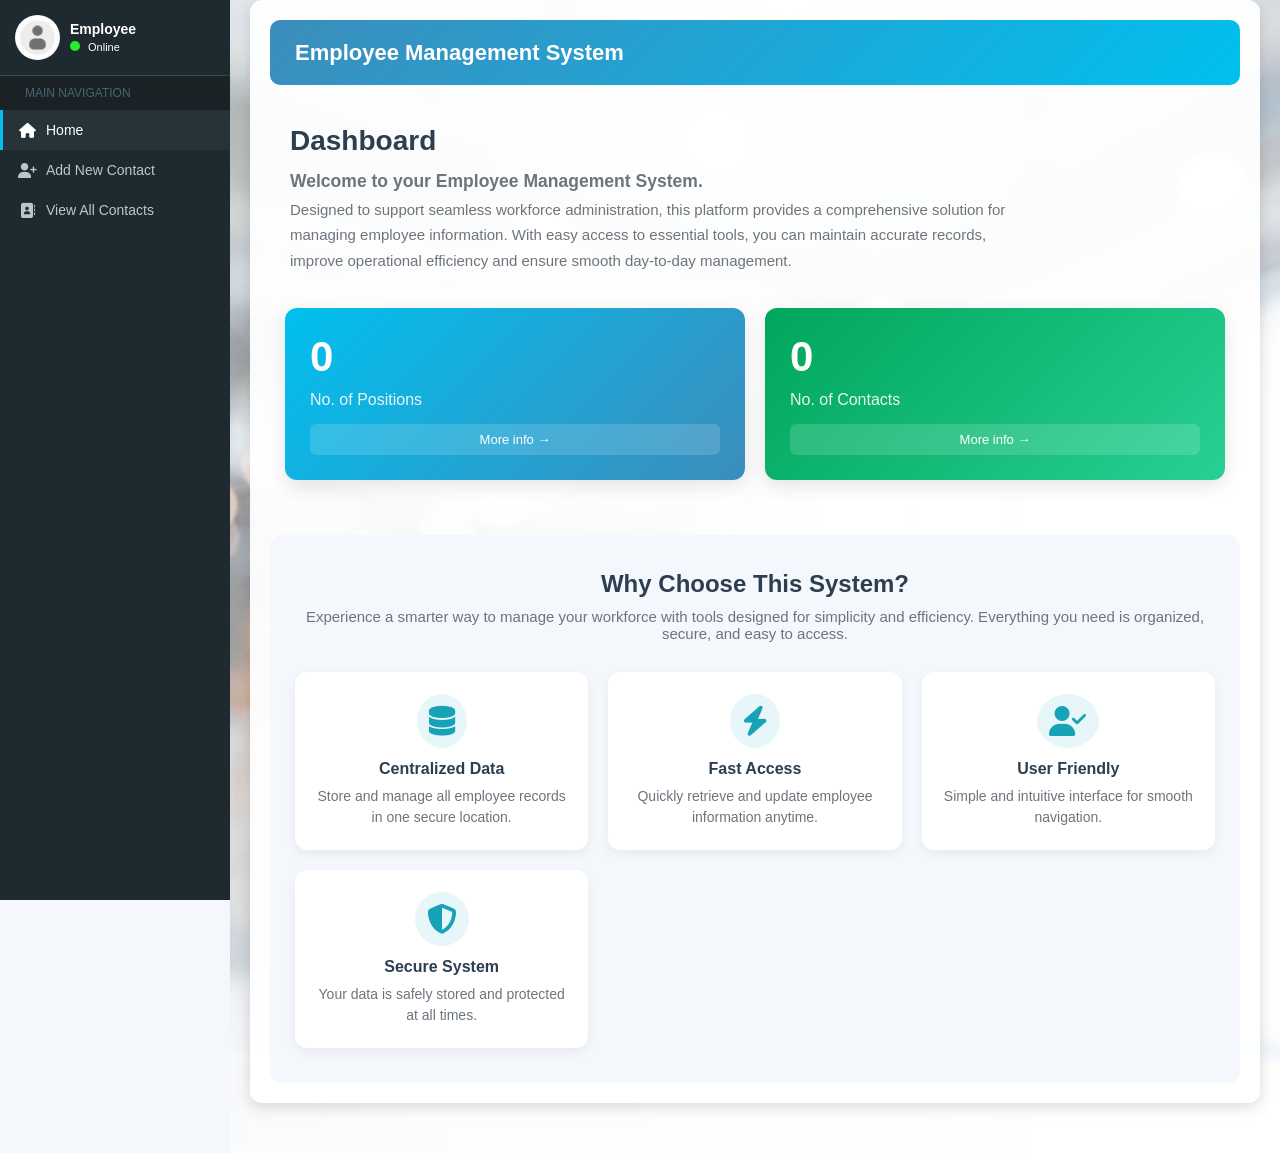
<file: index.html>
<!DOCTYPE html>
<html lang="en">
<head>
    <meta charset="UTF-8">
    <meta name="viewport" content="width=device-width, initial-scale=1.0">
    <title>Employee Management System</title>
    <link rel="stylesheet" href="https://cdnjs.cloudflare.com/ajax/libs/font-awesome/6.5.0/css/all.min.css">
    <link rel="stylesheet" href="style.css">
</head>
<body>
    <div class="sidebar">
        <div class="user-panel">
            <img src="images/profile.jpg" alt="User">
            <div class="user-info">
                <p>Employee</p>
                <span class="status"><span class="status-dot"></span> Online</span>
            </div>
        </div>
        <div class="nav-header">Main Navigation</div>
        <ul class="nav-links">
            <li class="active">
                <a href="index.html"><i class="fa fa-house"></i> Home</a>
            </li>
            <li>
                <a href="new-contact.html"><i class="fa fa-user-plus"></i> Add New Contact</a>
            </li>
            <li>
                <a href="view-contacts.html"><i class="fa fa-address-book"></i> View All Contacts</a>
            </li>
        </ul>
    </div>
<div class="main-content">
    
    <div class="dashboard-container">

        <div class="header-bar">Employee Management System</div>

        <div class="content-header">
            <h2>Dashboard</h2>
            <div class="welcome-message">
                <h3>Welcome to your Employee Management System.</h3>
                <p>
                    Designed to support seamless workforce administration, this platform provides a comprehensive solution for managing employee information.
                    With easy access to essential tools, you can maintain accurate records, improve operational efficiency and ensure smooth day-to-day management.
                </p> 
            </div>
        </div>

        <div class="dashboard-cards">
            <div class="card blue">
                <h3 id="positionCount">0</h3>
                <p>No. of Positions</p>
                <div class="card-footer" onclick="window.location.href='view-contacts.html'">
                    More info →
                </div>
            </div>

            <div class="card green">
                <h3 id="contactCount">0</h3>
                <p>No. of Contacts</p>
                <div class="card-footer" onclick="window.location.href='view-contacts.html'">
                    More info →
                </div>
            </div>
        </div>

        <section class="features-section">
            <h2>Why Choose This System?</h2>
            <p class="features-intro">
                Experience a smarter way to manage your workforce with tools designed for simplicity and efficiency.
                Everything you need is organized, secure, and easy to access.
            </p>

            <div class="features-container">
                <div class="feature-card">
                    <i class="fas fa-database"></i>
                    <h3>Centralized Data</h3>
                    <p>Store and manage all employee records in one secure location.</p>
                </div>

                <div class="feature-card">
                    <i class="fas fa-bolt"></i>
                    <h3>Fast Access</h3>
                    <p>Quickly retrieve and update employee information anytime.</p>
                </div>

                <div class="feature-card">
                    <i class="fas fa-user-check"></i>
                    <h3>User Friendly</h3>
                    <p>Simple and intuitive interface for smooth navigation.</p>
                </div>

                <div class="feature-card">
                    <i class="fas fa-shield-alt"></i>
                    <h3>Secure System</h3>
                    <p>Your data is safely stored and protected at all times.</p>
                </div>
            </div>
        </section>

    </div>
</div> 
<script src="main.js"></script>
</body>
</html>
</file>
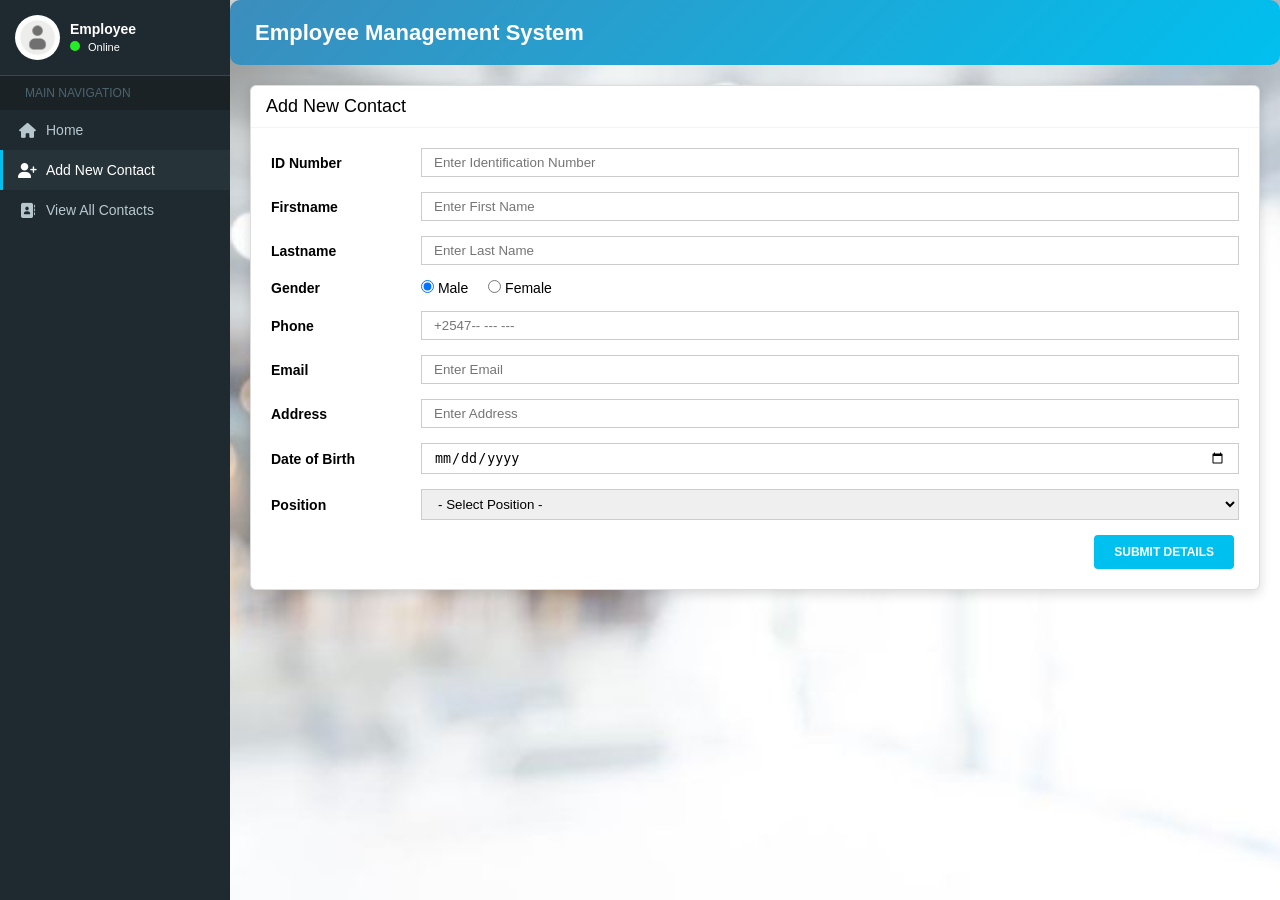
<file: new-contact.html>
<!DOCTYPE html>
<html lang="en">
<head>
    <meta charset="UTF-8">
    <meta name="viewport" content="width=device-width, initial-scale=1.0">
    <title>Add New Contact</title>
    <link rel="stylesheet" href="https://cdnjs.cloudflare.com/ajax/libs/font-awesome/6.5.0/css/all.min.css">
    <link rel="stylesheet" href="style.css">
</head>
<body>
    <div class="sidebar">
        <div class="user-panel">
            <img src="images/profile.jpg" alt="User" referrerPolicy="no-referrer">
            <div class="user-info">
                <p>Employee</p>
                <span class="status"><span class="status-dot"></span> Online</span>
            </div>
        </div>
        <div class="nav-header">Main Navigation</div>
        <ul class="nav-links">
            <li>
                <a href="index.html"><i class="fa fa-house"></i> Home</a>
            </li>
            <li class="active">
                <a href="new-contact.html"><i class="fa fa-user-plus"></i> Add New Contact</a>
            </li>
            <li>
                <a href="view-contacts.html"><i class="fa fa-address-book"></i> View All Contacts</a>
            </li>
        </ul>
    </div>

    <div class="main-content">
        <div class="header-bar">Employee Management System</div>
        <div class="form-container">
            <div class="form-header">Add New Contact</div>
            <form id="newContactForm" class="form-body">
                <div class="form-group">
                    <label>ID Number</label>
                    <input type="text" id="idNumber" placeholder="Enter Identification Number" required>
                </div>
                <div class="form-group">
                    <label>Firstname</label>
                    <input type="text" id="firstName" placeholder="Enter First Name" required>
                </div>
                <div class="form-group">
                    <label>Lastname</label>
                    <input type="text" id="lastName" placeholder="Enter Last Name" required>
                </div>
                <div class="form-group">
                    <label>Gender</label>
                    <div style="display: flex; gap: 20px;">
                        <label style="width: auto; font-weight: normal;"><input type="radio" name="gender" value="Male" checked> Male</label>
                        <label style="width: auto; font-weight: normal;"><input type="radio" name="gender" value="Female"> Female</label>
                    </div>
                </div>
                <div class="form-group">
                    <label>Phone</label>
                    <input type="text" id="phone" placeholder="+2547-- --- ---" required>
                </div>
                <div class="form-group">
                    <label>Email</label>
                    <input type="email" id="email" placeholder="Enter Email" required>
                </div>
                <div class="form-group">
                    <label>Address</label>
                    <input type="text" id="address" placeholder="Enter Address">
                </div>
                <div class="form-group">
                    <label>Date of Birth</label>
                    <input type="date" id="dob">
                </div>
                <div class="form-group">
                    <label>Position</label>
                    <select id="position">
                        <option value="">- Select Position -</option>
                        <option value="Software Developer">Software Developer</option>
                        <option value="Web Developer">Web Developer</option>
                        <option value="Data Analyst">Data Analyst</option>
                        <option value="Cybersecurity Specialist">Cybersecurity Specialist</option>
                        <option value="Computer Programmer">Computer Programmer</option>
                        <option value="Intern">Intern</option>
                    </select>
                </div>
                <div style="text-align: right;">
                    <button type="submit" class="btn btn-details" style="padding: 10px 20px;">Submit Details</button>
                </div>
            </form>
        </div>
    </div>
<script src="main.js"></script>
</body>
</html>
</file>
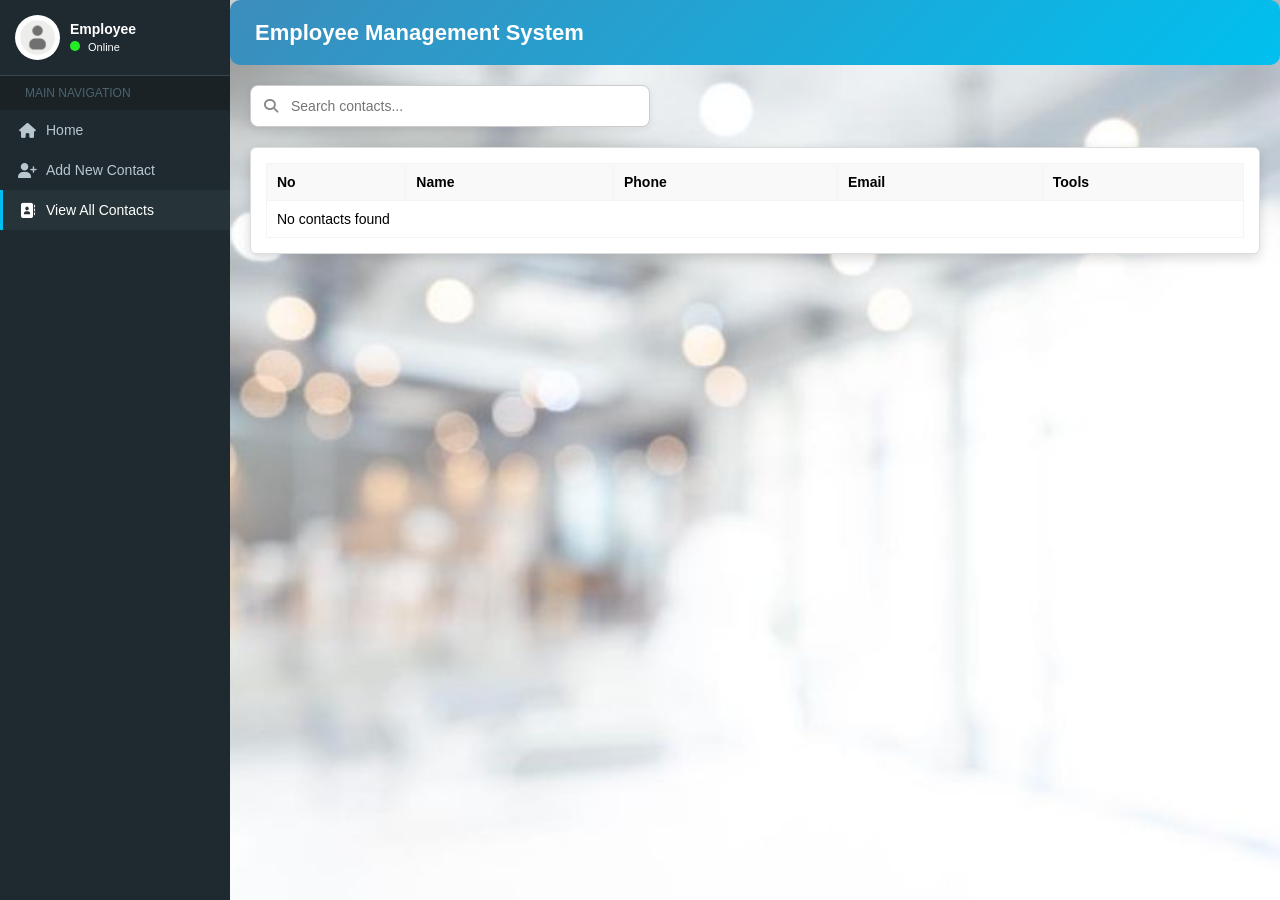
<file: view-contacts.html>
<!DOCTYPE html>
<html lang="en">
<head>
    <meta charset="UTF-8">
    <meta name="viewport" content="width=device-width, initial-scale=1.0">
    <title>View All Contacts</title>
    <link rel="stylesheet" href="https://cdnjs.cloudflare.com/ajax/libs/font-awesome/6.5.0/css/all.min.css">
    <link rel="stylesheet" href="style.css">
</head>
<body>
    <div class="sidebar">
        <div class="user-panel">
            <img src="images/profile.jpg" alt="user" referrerPolicy="no-referrer">
            <div class="user-info">
                <p>Employee</p>
                <span class="status"><span class="status-dot"></span> Online</span>
            </div>
        </div>
        <div class="nav-header">Main Navigation</div>
        <ul class="nav-links">
            <li>
                <a href="index.html"><i class="fa fa-house"></i> Home</a>
            </li>
            <li>
                <a href="new-contact.html"><i class="fa fa-user-plus"></i> Add New Contact</a>
            </li>
            <li class="active">
                <a href="view-contacts.html"><i class="fa fa-address-book"></i> View All Contacts</a>
            </li>
        </ul>
    </div>

    <div class="main-content">
        <div class="header-bar">Employee Management System</div>

        <div class="search-bar-container">
            <i class="fa fa-search search-icon"></i>
            <input type="text" id="searchInput" placeholder="Search contacts...">
        </div>

        <div class="table-container">
            <table id="contactsTable">
                <thead>
                    <tr>
                        <th>No</th>
                        <th>Name</th>
                        <th>Phone</th>
                        <th>Email</th>
                        <th>Tools</th>
                    </tr>
                </thead>
                <tbody id="contactsTableBody">
                </tbody>
            </table>
        </div>
    </div>
<script src="main.js"></script>
</body>
</html>
</file>
<file: style.css>
* {
    margin: 0;
    padding: 0;
    box-sizing: border-box;
}

* {
    transition: all 0.2s ease-in-out;
}

body { 
    font-family: 'Segoe UI', Tahoma, sans-serif; 
    background-image: url('images/background.jpg'); 
    background-size: cover; 
    background-position: center; 
    background-repeat: no-repeat; 
    background-attachment: fixed;    
    font-family: 'Segoe UI', Tahoma, sans-serif;
    background: var(--bg-main);
}

.main-content {
    margin-left: 230px; 
    width: calc(100% - 230px); 
    padding-bottom: 30px; 
    min-height: 100vh; 
    background-image: url('images/background.jpg'); 
    background-size: cover; 
    background-position: center; 
    background-repeat: no-repeat;
}

.sidebar {
    width: 230px;
    height: 100vh;
    background: #1f2a30;
    color: #b8c7ce;
    position: fixed;
}

.nav-links li a:hover,
.nav-links li.active a {
    background-color: #26343a;
    color: #fff;
    border-left-color: var(--primary-light);
}

.user-panel {
    padding: 15px;
    display: flex;
    align-items: center;
    border-bottom: 1px solid #374850;
}

.user-panel img {
    width: 45px;
    height: 45px;
    border-radius: 50%;
    margin-right: 10px;
}

.user-info p {
    font-size: 14px;
    font-weight: 600;
    color: #fff;
}

.status {
    font-size: 11px;
    color: #fff;
}

.status-dot {
    height: 10px;
    width: 10px;
    background-color: #24ec27;
    border-radius: 50%;
    display: inline-block;
    margin-right: 5px;
    animation: pulse 1.5s infinite;
}

/* Animation */
@keyframes pulse {
    0% {
        box-shadow: 0 0 0 0 rgba(36, 236, 39, 0.7);
        opacity: 1;
    }
    50% {
        box-shadow: 0 0 8px 4px rgba(36, 236, 39, 0.3);
        opacity: 0.7;
    }
    100% {
        box-shadow: 0 0 0 0 rgba(36, 236, 39, 0);
        opacity: 1;
    }
}

.nav-header {
    padding: 10px 25px;
    font-size: 12px;
    background: #1a2226;
    color: #4b646f;
    text-transform: uppercase;
}

.nav-links {
    list-style: none;
}

.nav-links li a {
    display: flex;
    align-items: center;
    gap: 10px;
    padding: 12px 15px;
    color: #b8c7ce;
    text-decoration: none;
    font-size: 14px;
    border-left: 3px solid transparent;
    transition: 0.3s ease;
}

.nav-links li a i {
    width: 18px;
    text-align: center;
    font-size: 15px;
}

.header-bar {
    background: linear-gradient(135deg, var(--primary), var(--primary-light));
    height: 65px;
    display: flex;
    align-items: center;
    padding: 0 25px;
    color: #fff;
    font-size: 22px;
    font-weight: 600;
    border-radius: 10px;
    margin-bottom: 20px;
}

.content-header {
    padding: 20px;
}

.content-header h2 {
    font-size: 28px;
    margin-bottom: 10px;
    color: var(--text-dark);
}

.welcome-message {
    margin-top: 10px;
    font-size: 15px;
    color: var(--text-light);
    line-height: 1.7;
    max-width: 750px;
}

.dashboard-container {
    margin: 0 20px 20px 20px;
    padding: 20px;
    background: rgba(255, 255, 255, 0.95);
    border-radius: 12px;
    box-shadow: 0 4px 15px rgba(0, 0, 0, 0.15);
}

.title {
    font-size: 22px;
    margin-top: 10px;
    font-weight: 600;
}

.dashboard-cards {
    display: flex;
    gap: 20px;
    padding: 15px;
}

.card {
    flex: 1;
    border-radius: 12px;
    color: #fff;
    padding: 25px;
    position: relative;
    box-shadow: 0 6px 18px rgba(0,0,0,0.1);
    transition: all 0.3s ease;
}

.card:hover {
    transform: translateY(-8px);
}

.card.blue {
    background: linear-gradient(135deg, var(--primary-light), var(--primary));
}

.card.green {
    background: linear-gradient(135deg, var(--success), #28d094);
}

.card h3 {
    font-size: 42px;
    font-weight: bold;
    margin-bottom: 10px;
}

.card p {
    font-size: 16px;
    opacity: 0.9;
}

.card-footer {
    margin-top: 15px;
    background: rgba(255,255,255,0.15);
    padding: 8px;
    text-align: center;
    font-size: 13px;
    border-radius: 6px;
    transition: 0.3s;
}

.card-footer:hover {
    background: rgba(255,255,255,0.3);
}

.card h3, .card p {
    word-wrap: break-word;
}

.form-container {
    background: #fff;
    margin: 20px;
    border-top: 3px solid #3c8dbc;
    border-radius: 6px;
    box-shadow: 0 4px 12px rgba(0,0,0,0.15);
    border: 1px solid #ddd;
    transition: box-shadow 0.3s ease;
}

.form-container:hover {
    box-shadow: 0 6px 18px rgba(0,0,0,0.2);
}

.form-header {
    padding: 10px 15px;
    border-bottom: 1px solid #f4f4f4;
    font-size: 18px;
}

.form-body {
    padding: 20px;
}

.form-group {
    display: flex;
    margin-bottom: 15px;
    align-items: center;
}

.form-group label {
    width: 150px;
    font-weight: 700;
    font-size: 14px;
}

.form-group input, .form-group select {
    flex: 1;
    padding: 6px 12px;
    border: 1px solid #ccc;
    border-radius: 0;
}

.table-container {
    background: #fff;
    margin: 20px;
    padding: 15px;
    border-radius: 6px;
    border: 1px solid #ddd;
    box-shadow: 0 4px 12px rgba(0,0,0,0.15);
    transition: box-shadow 0.3s ease;
}

.table-container:hover {
    box-shadow: 0 6px 18px rgba(0,0,0,0.2);
}

table {
    width: 100%;
    border-collapse: collapse;
}

th, td {
    padding: 10px;
    border: 1px solid #f4f4f4;
    text-align: left;
    font-size: 14px;
}

th { background-color: #f9f9f9; }

.btn {
    padding: 5px 10px;
    border: none;
    border-radius: 4px;
    color: #fff;
    font-size: 12px;
    cursor: pointer;
    margin-right: 5px;
    text-transform: uppercase;
    font-weight: bold;
    transition: all 0.3s ease;
}

.btn:hover {
    transform: scale(1.1);
    opacity: 0.9;
}

.btn:active {
    transform: scale(0.95);
}

.btn-details:hover {
    box-shadow: 0 0 10px #00c0ef;
}

.btn-edit:hover {
    box-shadow: 0 0 10px #f39c12;
}

.btn-delete:hover {
    box-shadow: 0 0 10px #dd4b39;
}

tr:hover {
    background-color: #f1f7fb;
    transition: background 0.3s ease;
}

.btn-details { background-color: #00c0ef; }
.btn-edit { background-color: #f39c12; }
.btn-delete { background-color: #dd4b39; }

.search-bar-container {
    position: relative;
    margin: 20px;
    max-width: 400px;
}

.search-bar-container input {
    width: 100%;
    padding: 12px 15px 12px 40px;
    border: 1px solid #ccc;
    border-radius: 8px;
    font-size: 14px;
    outline: none;
    box-shadow: 0 2px 8px rgba(0, 0, 0, 0.08);
    transition: 0.3s ease;
}

.search-bar-container input:focus {
    border-color: #3c8dbc;
    box-shadow: 0 0 10px rgba(60, 141, 188, 0.25);
}

.search-icon {
    position: absolute;
    top: 50%;
    left: 14px;
    transform: translateY(-50%);
    color: #888;
    font-size: 14px;
}

.features-section {
    margin-top: 40px;
    padding: 35px 25px;
    background: #f4f7fb; /* softer dashboard-like background */
    border-radius: 12px;
    text-align: center;
}

.features-section h2 {
    margin-bottom: 10px;
    color: #2c3e50;
    font-weight: 600;
}

.features-intro {
    color: #6c757d;
    margin-bottom: 30px;
    font-size: 15px;
}

.feature-card {
    background: #ffffff;
    padding: 22px;
    border-radius: 12px;
    transition: all 0.3s ease;
    box-shadow: 0 4px 12px rgba(0,0,0,0.06);
    position: relative;
}

.feature-card:hover {
    transform: translateY(-6px) scale(1.02);
    box-shadow: 0 8px 20px rgba(0,0,0,0.1);
}

.feature-card i {
    font-size: 30px;
    color: #17a2b8;
    margin-bottom: 12px;
    background: rgba(23, 162, 184, 0.1);
    padding: 12px;
    border-radius: 50%;
}

.feature-card h3 {
    margin-bottom: 8px;
    color: #2c3e50;
    font-size: 16px;
}

.feature-card p {
    font-size: 14px;
    color: #6c757d;
    line-height: 1.5;
}

.features-container {
    display: grid;
    grid-template-columns: repeat(auto-fit, minmax(230px, 1fr));
    gap: 20px;
}

.dashboard-cards {
    margin-bottom: 30px;
}

.feature-card {
    opacity: 0;
    transform: translateY(20px);
    animation: fadeInUp 0.6s ease forwards;
}

.feature-card:nth-child(2) { animation-delay: 0.1s; }
.feature-card:nth-child(3) { animation-delay: 0.2s; }
.feature-card:nth-child(4) { animation-delay: 0.3s; }

@keyframes fadeInUp {
    to {
        opacity: 1;
        transform: translateY(0);
    }
}

:root {
    --primary: #3c8dbc;
    --primary-light: #00c0ef;
    --success: #00a65a;
    --bg-main: #f4f7fb;
    --text-dark: #2c3e50;
    --text-light: #6c757d;
    --white: #ffffff;
}
</file>
